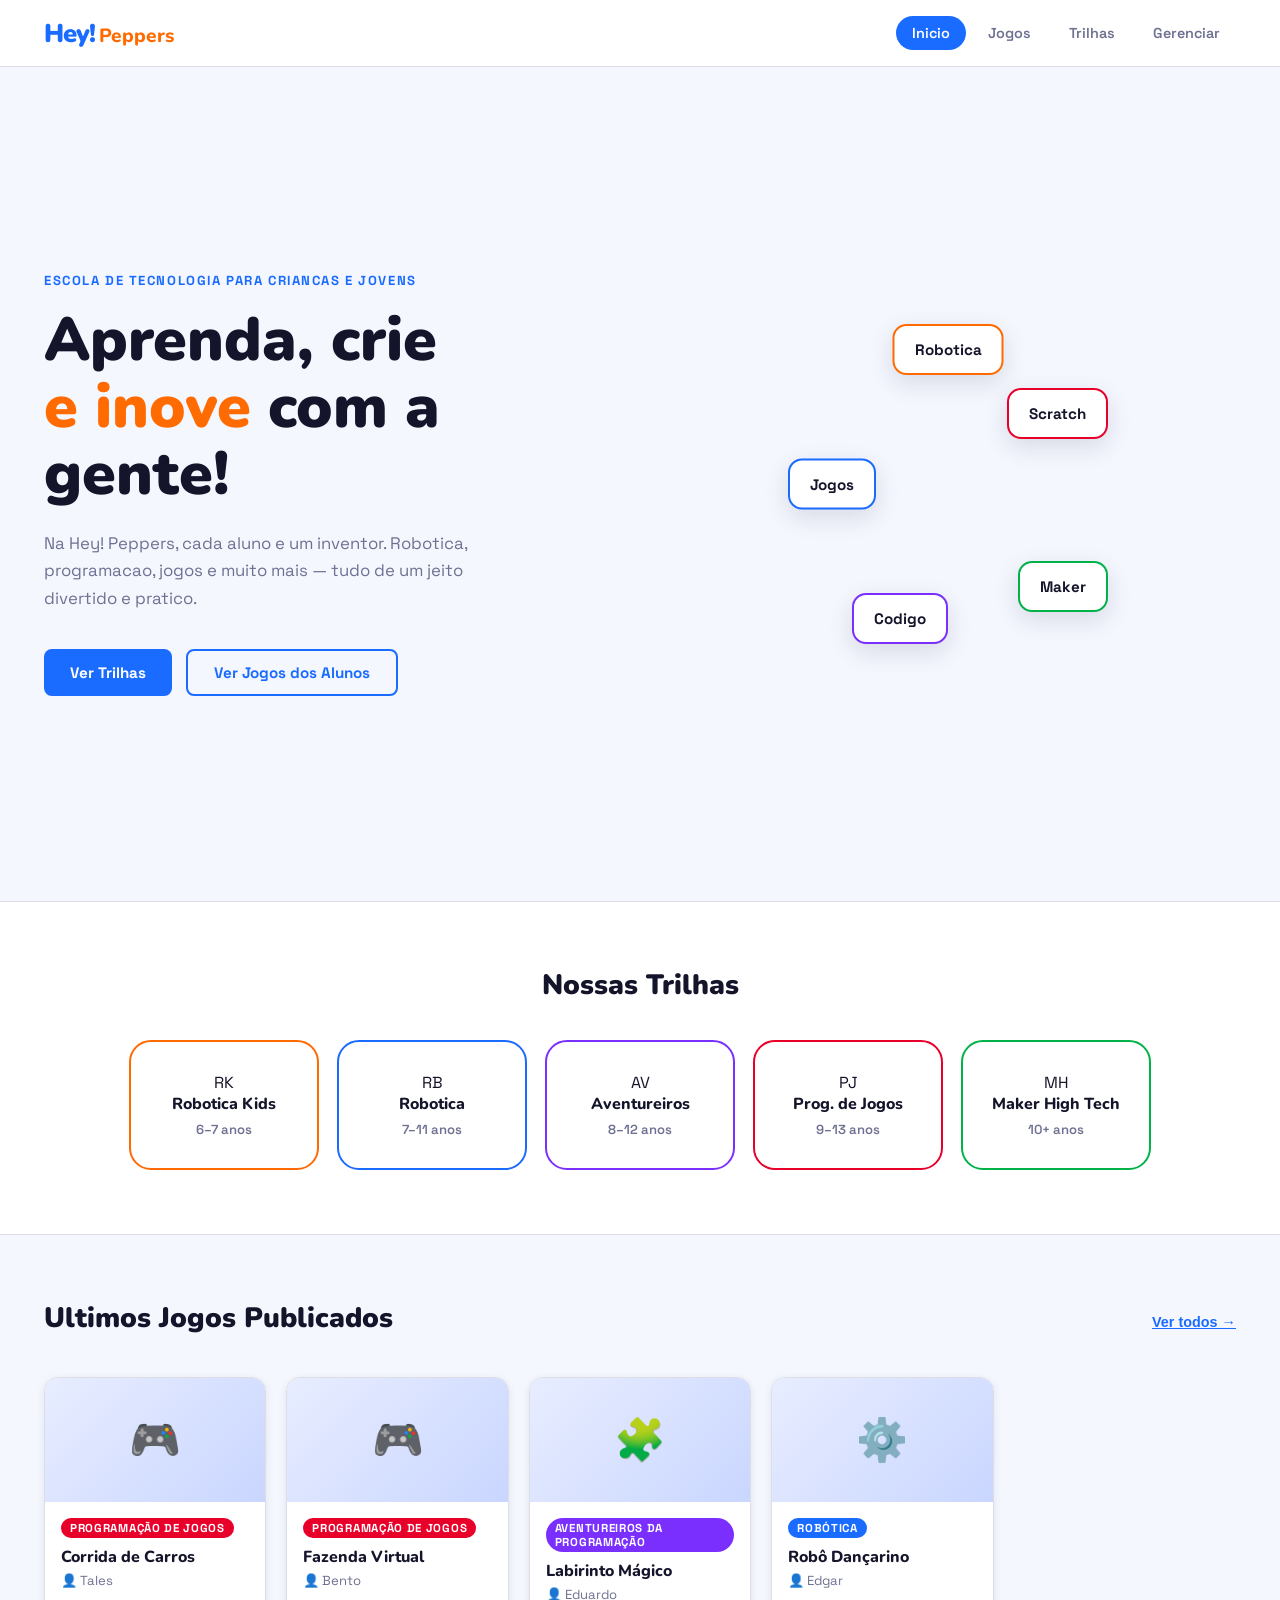
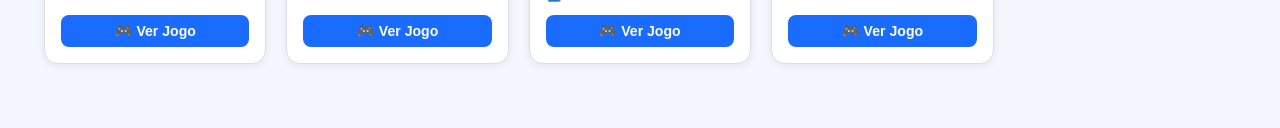
<file: index.html>
<!DOCTYPE html>
<html lang="pt-BR">
<head>
  <meta charset="UTF-8" />
  <meta name="viewport" content="width=device-width, initial-scale=1.0" />
  <title>Hey! Peppers – Trilha Tech</title>
  <link rel="preconnect" href="https://fonts.googleapis.com" />
  <link href="https://fonts.googleapis.com/css2?family=Nunito:wght@400;600;700;800;900&family=Space+Grotesk:wght@400;500;700&display=swap" rel="stylesheet" />
  <link rel="stylesheet" href="style.css" />
</head>
<body>

<!-- ===================== HEADER ===================== -->
<header class="site-header">
  <div class="header-inner">
    <div class="logo">
      <span class="logo-hey">Hey!</span>
      <span class="logo-peppers">Peppers</span>
    </div>
    <nav class="main-nav">
      <button class="nav-btn active" data-page="home">Inicio</button>
      <button class="nav-btn" data-page="jogos">Jogos</button>
      <button class="nav-btn" data-page="cursos">Trilhas</button>
      <button class="nav-btn" data-page="admin">Gerenciar</button>
    </nav>
    <button class="hamburger" id="hamburger" aria-label="Menu">
      <span></span><span></span><span></span>
    </button>
  </div>
</header>

<!-- ===================== HOME ===================== -->
<div id="page-home" class="page active">
  <section class="hero">
    <div class="hero-content">
      <p class="hero-eyebrow">Escola de Tecnologia para Criancas e Jovens</p>
      <h1 class="hero-title">Aprenda, crie<br /><span class="accent">e inove</span> com a gente!</h1>
      <p class="hero-sub">Na Hey! Peppers, cada aluno e um inventor. Robotica, programacao, jogos e muito mais — tudo de um jeito divertido e pratico.</p>
      <div class="hero-actions">
        <button class="btn-primary" onclick="goTo('cursos')">Ver Trilhas</button>
        <button class="btn-secondary" onclick="goTo('jogos')">Ver Jogos dos Alunos</button>
      </div>
    </div>
    <div class="hero-visual">
      <div class="floating-cards">
        <div class="float-card fc1">Robotica</div>
        <div class="float-card fc2">Jogos</div>
        <div class="float-card fc3">Maker</div>
        <div class="float-card fc4">Codigo</div>
        <div class="float-card fc5">Scratch</div>
      </div>
    </div>
  </section>

  <!-- TRILHAS BANNER -->
  <section class="trilhas-banner">
    <h2 class="section-title">Nossas Trilhas</h2>
    <div class="trilhas-grid">
      <div class="trilha-card" data-cor="laranja" onclick="goToCurso('robotica-kids')">
        <div class="trilha-sigla">RK</div>
        <h3>Robotica Kids</h3>
        <p>6–7 anos</p>
      </div>
      <div class="trilha-card" data-cor="azul" onclick="goToCurso('robotica')">
        <div class="trilha-sigla">RB</div>
        <h3>Robotica</h3>
        <p>7–11 anos</p>
      </div>
      <div class="trilha-card" data-cor="roxo" onclick="goToCurso('aventura')">
        <div class="trilha-sigla">AV</div>
        <h3>Aventureiros</h3>
        <p>8–12 anos</p>
      </div>
      <div class="trilha-card" data-cor="vermelho" onclick="goToCurso('programacao')">
        <div class="trilha-sigla">PJ</div>
        <h3>Prog. de Jogos</h3>
        <p>9–13 anos</p>
      </div>
      <div class="trilha-card" data-cor="verde" onclick="goToCurso('maker-high-tech')">
        <div class="trilha-sigla">MH</div>
        <h3>Maker High Tech</h3>
        <p>10+ anos</p>
      </div>
    </div>
  </section>

  <!-- DESTAQUE JOGOS HOME -->
  <section class="destaque-jogos">
    <div class="destaque-header">
      <h2 class="section-title">Ultimos Jogos Publicados</h2>
      <button class="btn-link" onclick="goTo('jogos')">Ver todos &rarr;</button>
    </div>
    <div class="jogos-grid" id="jogos-home-preview"></div>
  </section>
</div>

<!-- ===================== JOGOS ===================== -->
<div id="page-jogos" class="page">
  <div class="page-inner">
    <div class="page-head">
      <h2 class="page-title">Jogos dos Alunos</h2>
      <p class="page-sub">Confira as criacoes dos nossos alunos!</p>
      <div class="jogos-filters">
        <button class="filter-btn active" data-filter="all">Todos</button>
        <button class="filter-btn" data-filter="robotica-kids">Robotica Kids</button>
        <button class="filter-btn" data-filter="robotica">Robotica</button>
        <button class="filter-btn" data-filter="aventura">Aventureiros</button>
        <button class="filter-btn" data-filter="programacao">Prog. Jogos</button>
        <button class="filter-btn" data-filter="maker-high-tech">Maker</button>
      </div>
    </div>
    <div class="jogos-grid large" id="jogos-lista"></div>
    <div class="empty-state" id="jogos-empty" style="display:none">
      <p>Nenhum jogo encontrado nessa categoria ainda.</p>
    </div>
  </div>
</div>

<!-- ===================== CURSOS ===================== -->
<div id="page-cursos" class="page">
  <div class="page-inner">
    <div class="page-head">
      <h2 class="page-title">Trilhas Tecnologicas</h2>
      <p class="page-sub">Conheca nossos cursos e o que cada um oferece.</p>
    </div>

    <div id="curso-detalhe" class="curso-detalhe hidden">
      <button class="btn-back" onclick="voltarCursos()">&larr; Voltar as trilhas</button>
      <div id="curso-detalhe-conteudo"></div>
    </div>

    <div id="cursos-lista">
      <div class="cursos-grid" id="cursos-grid-lista"></div>
    </div>
  </div>
</div>

<!-- ===================== ADMIN ===================== -->
<div id="page-admin" class="page">
  <div class="page-inner">
    <div class="page-head">
      <h2 class="page-title">Painel de Gerenciamento</h2>
      <p class="page-sub">Adicione jogos, edite trilhas e gerencie o conteudo da plataforma.</p>
    </div>

    <div class="admin-tabs">
      <button class="admin-tab active" data-tab="add-jogo">Adicionar Jogo</button>
      <button class="admin-tab" data-tab="edit-cursos">Editar Trilhas</button>
      <button class="admin-tab" data-tab="lista-jogos">Gerenciar Jogos</button>
    </div>

    <!-- TAB: ADICIONAR JOGO -->
    <div class="admin-panel active" id="tab-add-jogo">
      <h3 class="admin-section-title">Novo Jogo</h3>
      <div class="form-grid">
        <div class="form-group">
          <label>Nome do Aluno *</label>
          <input type="text" id="jogo-aluno" placeholder="Ex: Pedro" />
        </div>
        <div class="form-group">
          <label>Titulo do Jogo *</label>
          <input type="text" id="jogo-titulo" placeholder="Ex: Aventura Espacial" />
        </div>
        <div class="form-group">
          <label>Trilha *</label>
          <select id="jogo-trilha">
            <option value="">Selecione...</option>
            <option value="robotica-kids">Robotica Kids</option>
            <option value="robotica">Robotica</option>
            <option value="aventura">Aventureiros da Programacao</option>
            <option value="programacao">Programacao de Jogos</option>
            <option value="maker-high-tech">Maker High Tech</option>
          </select>
        </div>
        <div class="form-group">
          <label>Link do Jogo (URL)</label>
          <input type="url" id="jogo-url" placeholder="https://scratch.mit.edu/..." />
        </div>
        <div class="form-group full">
          <label>Descricao</label>
          <textarea id="jogo-desc" rows="3" placeholder="Descreva brevemente o jogo..."></textarea>
        </div>
        <div class="form-group full">
          <label>Imagem de Capa</label>
          <div class="file-drop" id="jogo-img-drop">
            <input type="file" id="jogo-img" accept="image/*" hidden />
            <div class="file-drop-inner" onclick="document.getElementById('jogo-img').click()">
              <div class="file-icon-svg">
                <svg xmlns="http://www.w3.org/2000/svg" width="32" height="32" viewBox="0 0 24 24" fill="none" stroke="currentColor" stroke-width="1.5" stroke-linecap="round" stroke-linejoin="round"><rect x="3" y="3" width="18" height="18" rx="2"/><circle cx="8.5" cy="8.5" r="1.5"/><polyline points="21 15 16 10 5 21"/></svg>
              </div>
              <p>Clique para selecionar ou arraste uma imagem aqui</p>
              <small>PNG, JPG ou GIF — ate 5 MB</small>
            </div>
            <img id="jogo-img-preview" class="img-preview hidden" alt="Preview" />
          </div>
        </div>
      </div>
      <div class="form-actions">
        <button class="btn-primary" onclick="adicionarJogo()">Publicar Jogo</button>
        <button class="btn-ghost" onclick="limparFormJogo()">Limpar</button>
      </div>
      <div id="jogo-feedback" class="feedback hidden"></div>
    </div>

    <!-- TAB: EDITAR CURSOS -->
    <div class="admin-panel" id="tab-edit-cursos">
      <h3 class="admin-section-title">Editar Trilhas</h3>
      <p class="admin-hint">Selecione uma trilha para editar seu conteudo e imagem.</p>
      <div class="cursos-edit-list" id="cursos-edit-list"></div>
    </div>

    <!-- TAB: LISTA JOGOS -->
    <div class="admin-panel" id="tab-lista-jogos">
      <h3 class="admin-section-title">Jogos Cadastrados</h3>
      <div id="admin-jogos-lista" class="admin-jogos-table"></div>
    </div>
  </div>
</div>

<!-- ===================== MODAL JOGO ===================== -->
<div id="modal-jogo" class="modal hidden">
  <div class="modal-overlay" onclick="fecharModal()"></div>
  <div class="modal-box">
    <button class="modal-close" onclick="fecharModal()">&times;</button>
    <div id="modal-conteudo"></div>
  </div>
</div>

<!-- ===================== MODAL EDITAR CURSO ===================== -->
<div id="modal-curso" class="modal hidden">
  <div class="modal-overlay" onclick="fecharModalCurso()"></div>
  <div class="modal-box modal-curso-box">
    <button class="modal-close" onclick="fecharModalCurso()">&times;</button>
    <h3 id="modal-curso-titulo">Editar Trilha</h3>
    <div class="form-grid">
      <div class="form-group full">
        <label>Descricao Curta</label>
        <textarea id="modal-curso-desc" rows="3"></textarea>
      </div>
      <div class="form-group full">
        <label>Sobre a Trilha (texto completo)</label>
        <textarea id="modal-curso-sobre" rows="5"></textarea>
      </div>
      <div class="form-group full">
        <label>O que o aluno vai aprender</label>
        <textarea id="modal-curso-aprende" rows="4" placeholder="Uma habilidade por linha"></textarea>
      </div>
      <div class="form-group full">
        <label>Imagem de Capa da Trilha</label>
        <div class="file-drop" id="curso-img-drop">
          <input type="file" id="curso-img" accept="image/*" hidden />
          <div class="file-drop-inner" onclick="document.getElementById('curso-img').click()">
            <div class="file-icon-svg">
              <svg xmlns="http://www.w3.org/2000/svg" width="32" height="32" viewBox="0 0 24 24" fill="none" stroke="currentColor" stroke-width="1.5" stroke-linecap="round" stroke-linejoin="round"><rect x="3" y="3" width="18" height="18" rx="2"/><circle cx="8.5" cy="8.5" r="1.5"/><polyline points="21 15 16 10 5 21"/></svg>
            </div>
            <p>Clique para selecionar ou arraste uma imagem</p>
          </div>
          <img id="curso-img-preview" class="img-preview hidden" alt="Preview" />
        </div>
      </div>
    </div>
    <div class="form-actions">
      <button class="btn-primary" onclick="salvarCurso()">Salvar Trilha</button>
      <button class="btn-ghost" onclick="fecharModalCurso()">Cancelar</button>
    </div>
    <div id="curso-feedback" class="feedback hidden"></div>
  </div>
</div>

<!-- TOAST -->
<div id="toast" class="toast hidden"></div>

<script src="script.js"></script>
</body>
</html>
</file>
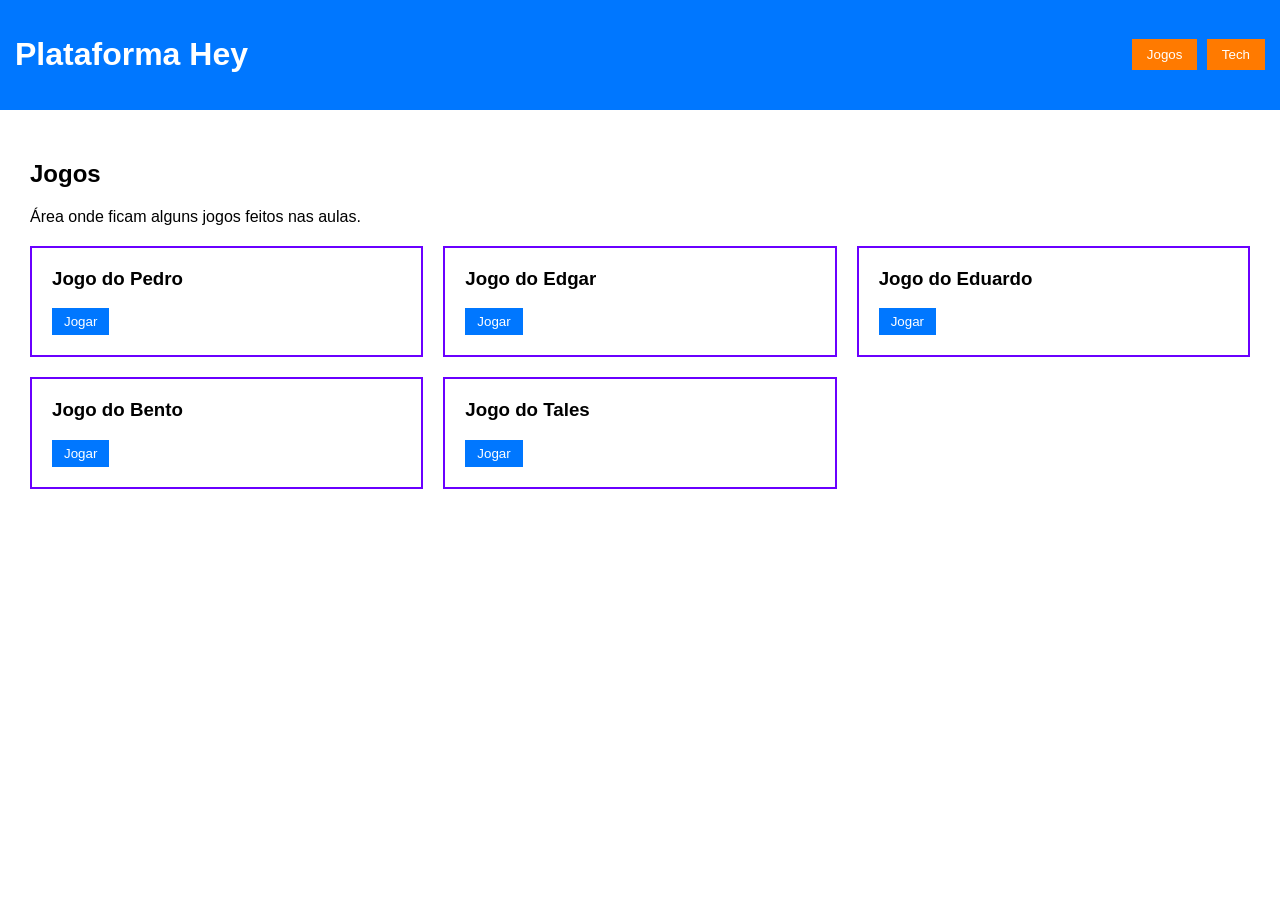
<file: hey-plataforma/index.html>
<!DOCTYPE html>
<html lang="pt-BR">

<head>
<meta charset="UTF-8">
<title>Plataforma Hey</title>
<link rel="stylesheet" href="style.css">
</head>

<body>

<header>

<h1>Plataforma Hey</h1>

<div class="menu">
<button onclick="mostrarPagina('jogos')">Jogos</button>
<button onclick="mostrarPagina('tech')">Tech</button>
</div>

</header>


<!-- AREA JOGOS -->

<div id="jogos" class="pagina">

<h2>Jogos</h2>

<p>Área onde ficam alguns jogos feitos nas aulas.</p>

<div class="catalogo">

<div class="jogo">
<h3>Jogo do Pedro</h3>
<button onclick="abrirJogo('Pedro')">Jogar</button>
</div>

<div class="jogo">
<h3>Jogo do Edgar</h3>
<button onclick="abrirJogo('Edgar')">Jogar</button>
</div>

<div class="jogo">
<h3>Jogo do Eduardo</h3>
<button onclick="abrirJogo('Eduardo')">Jogar</button>
</div>

<div class="jogo">
<h3>Jogo do Bento</h3>
<button onclick="abrirJogo('Bento')">Jogar</button>
</div>

<div class="jogo">
<h3>Jogo do Tales</h3>
<button onclick="abrirJogo('Tales')">Jogar</button>
</div>

</div>

</div>


<!-- AREA TECH -->

<div id="tech" class="pagina">

<h2>Tech</h2>

<p>Área com alguns cursos e projetos de tecnologia.</p>

<div class="curso">Robótica Kids</div>

<div class="curso">Aventureiros da Programação</div>

<div class="curso">GameMaker</div>

<div class="curso">Maker High Tech</div>

</div>


<script src="script.js"></script>

</body>
</html>
</file>
<file: style.css>
/* ============================================
   HEY! PEPPERS — TRILHA TECH
   style.css
   ============================================ */

/* ---- RESET & BASE ---- */
*, *::before, *::after { box-sizing: border-box; margin: 0; padding: 0; }

:root {
  --c-laranja:   #FF6B00;
  --c-azul:      #1A6BFF;
  --c-roxo:      #7B2FFF;
  --c-vermelho:  #E8002A;
  --c-verde:     #00B248;
  --c-bg:        #F5F7FF;
  --c-surface:   #FFFFFF;
  --c-text:      #14142B;
  --c-muted:     #6E7191;
  --c-border:    #DDDDE6;
  --shadow-sm:   0 2px 8px rgba(20,20,43,.08);
  --shadow-md:   0 8px 24px rgba(20,20,43,.13);
  --shadow-lg:   0 20px 48px rgba(20,20,43,.18);
  --radius:      14px;
  --radius-sm:   8px;
  --radius-lg:   22px;
  --transition:  .22s cubic-bezier(.4,0,.2,1);
}

html { scroll-behavior: smooth; }

body {
  font-family: 'Space Grotesk', sans-serif;
  background: var(--c-bg);
  color: var(--c-text);
  min-height: 100vh;
  overflow-x: hidden;
}

/* ============================================
   HEADER
   ============================================ */
.site-header {
  position: sticky;
  top: 0;
  z-index: 100;
  background: rgba(255,255,255,.92);
  backdrop-filter: blur(14px);
  border-bottom: 1.5px solid var(--c-border);
}

.header-inner {
  display: flex;
  align-items: center;
  justify-content: space-between;
  max-width: 1240px;
  margin: 0 auto;
  padding: 0 24px;
  height: 66px;
  gap: 20px;
}

.logo {
  display: flex;
  align-items: baseline;
  gap: 4px;
  text-decoration: none;
  flex-shrink: 0;
}
.logo-hey {
  font-family: 'Nunito', sans-serif;
  font-weight: 900;
  font-size: 1.6rem;
  color: var(--c-azul);
  letter-spacing: -1px;
}
.logo-peppers {
  font-family: 'Nunito', sans-serif;
  font-weight: 800;
  font-size: 1.2rem;
  color: var(--c-laranja);
}

.main-nav {
  display: flex;
  gap: 6px;
}

.nav-btn {
  background: none;
  border: none;
  cursor: pointer;
  padding: 8px 16px;
  border-radius: 50px;
  font-family: 'Space Grotesk', sans-serif;
  font-size: .9rem;
  font-weight: 600;
  color: var(--c-muted);
  transition: var(--transition);
}
.nav-btn:hover,
.nav-btn.active {
  background: var(--c-azul);
  color: #fff;
}

.hamburger {
  display: none;
  flex-direction: column;
  gap: 5px;
  background: none;
  border: none;
  cursor: pointer;
  padding: 6px;
}
.hamburger span {
  display: block;
  width: 24px;
  height: 2.5px;
  background: var(--c-text);
  border-radius: 2px;
  transition: var(--transition);
}

/* ============================================
   PAGES
   ============================================ */
.page { display: none; }
.page.active { display: block; }

.page-inner {
  max-width: 1240px;
  margin: 0 auto;
  padding: 48px 24px;
}

.page-head { margin-bottom: 40px; }
.page-title {
  font-family: 'Nunito', sans-serif;
  font-size: 2rem;
  font-weight: 900;
  margin-bottom: 8px;
}
.page-sub { color: var(--c-muted); font-size: 1rem; }

/* ============================================
   HERO
   ============================================ */
.hero {
  min-height: calc(100vh - 66px);
  display: grid;
  grid-template-columns: 1fr 1fr;
  align-items: center;
  gap: 40px;
  max-width: 1240px;
  margin: 0 auto;
  padding: 60px 24px;
}

.hero-eyebrow {
  font-size: .82rem;
  font-weight: 700;
  text-transform: uppercase;
  letter-spacing: .12em;
  color: var(--c-azul);
  margin-bottom: 18px;
}
.hero-title {
  font-family: 'Nunito', sans-serif;
  font-size: clamp(2.4rem, 5vw, 3.8rem);
  font-weight: 900;
  line-height: 1.1;
  margin-bottom: 22px;
  color: var(--c-text);
}
.hero-title .accent { color: var(--c-laranja); }

.hero-sub {
  font-size: 1.05rem;
  color: var(--c-muted);
  line-height: 1.65;
  max-width: 480px;
  margin-bottom: 36px;
}

.hero-actions { display: flex; gap: 14px; flex-wrap: wrap; }

/* ---- Floating Cards ---- */
.hero-visual {
  display: flex;
  align-items: center;
  justify-content: center;
  position: relative;
  height: 420px;
}

.floating-cards {
  position: relative;
  width: 320px;
  height: 320px;
}

.float-card {
  position: absolute;
  background: var(--c-surface);
  border-radius: var(--radius);
  padding: 14px 20px;
  font-weight: 700;
  font-size: .95rem;
  box-shadow: var(--shadow-md);
  border: 2px solid var(--c-border);
  white-space: nowrap;
  animation: floaty 3s ease-in-out infinite;
}
.fc1 { top: 0; left: 50%; transform: translateX(-50%); border-color: var(--c-laranja); animation-delay: 0s; }
.fc2 { top: 50%; left: 0; transform: translateY(-50%); border-color: var(--c-azul); animation-delay: .4s; }
.fc3 { bottom: 10%; right: 0; border-color: var(--c-verde); animation-delay: .8s; }
.fc4 { bottom: 0; left: 20%; border-color: var(--c-roxo); animation-delay: 1.2s; }
.fc5 { top: 20%; right: 0; border-color: var(--c-vermelho); animation-delay: 1.6s; }

@keyframes floaty {
  0%, 100% { transform: translateY(0px); }
  50% { transform: translateY(-10px); }
}
.fc1 { animation: floaty1 3.2s ease-in-out infinite; }
@keyframes floaty1 {
  0%,100% { top:0; left:50%; transform:translateX(-50%) translateY(0); }
  50%      { top:0; left:50%; transform:translateX(-50%) translateY(-10px); }
}

/* ============================================
   SECTION TITLES
   ============================================ */
.section-title {
  font-family: 'Nunito', sans-serif;
  font-size: 1.75rem;
  font-weight: 900;
  margin-bottom: 8px;
}

/* ============================================
   TRILHAS BANNER
   ============================================ */
.trilhas-banner {
  background: var(--c-surface);
  padding: 64px 24px;
  border-top: 1.5px solid var(--c-border);
  border-bottom: 1.5px solid var(--c-border);
  text-align: center;
}
.trilhas-banner .section-title { margin-bottom: 36px; }

.trilhas-grid {
  display: flex;
  gap: 18px;
  justify-content: center;
  flex-wrap: wrap;
  max-width: 1240px;
  margin: 0 auto;
}

.trilha-card {
  background: var(--c-surface);
  border: 2.5px solid var(--c-border);
  border-radius: var(--radius-lg);
  padding: 30px 24px;
  width: 190px;
  cursor: pointer;
  transition: var(--transition);
  text-align: center;
  position: relative;
  overflow: hidden;
}
.trilha-card::before {
  content: '';
  position: absolute;
  inset: 0;
  opacity: 0;
  transition: var(--transition);
}
.trilha-card:hover {
  transform: translateY(-6px);
  box-shadow: var(--shadow-lg);
}
.trilha-card:hover::before { opacity: .07; }

.trilha-card[data-cor="laranja"]  { border-color: var(--c-laranja); }
.trilha-card[data-cor="laranja"]::before { background: var(--c-laranja); }
.trilha-card[data-cor="azul"]     { border-color: var(--c-azul); }
.trilha-card[data-cor="azul"]::before   { background: var(--c-azul); }
.trilha-card[data-cor="roxo"]     { border-color: var(--c-roxo); }
.trilha-card[data-cor="roxo"]::before   { background: var(--c-roxo); }
.trilha-card[data-cor="vermelho"] { border-color: var(--c-vermelho); }
.trilha-card[data-cor="vermelho"]::before { background: var(--c-vermelho); }
.trilha-card[data-cor="verde"]    { border-color: var(--c-verde); }
.trilha-card[data-cor="verde"]::before  { background: var(--c-verde); }

.trilha-icon { font-size: 2.4rem; margin-bottom: 12px; }
.trilha-card h3 { font-family: 'Nunito', sans-serif; font-weight: 800; font-size: 1rem; margin-bottom: 6px; }
.trilha-card p  { font-size: .82rem; color: var(--c-muted); font-weight: 600; }

/* ============================================
   DESTAQUE JOGOS (HOME)
   ============================================ */
.destaque-jogos {
  max-width: 1240px;
  margin: 0 auto;
  padding: 64px 24px;
}
.destaque-header {
  display: flex;
  justify-content: space-between;
  align-items: center;
  margin-bottom: 32px;
  flex-wrap: wrap;
  gap: 12px;
}

/* ============================================
   JOGOS GRID
   ============================================ */
.jogos-grid {
  display: grid;
  grid-template-columns: repeat(auto-fill, minmax(220px, 1fr));
  gap: 20px;
}
.jogos-grid.large {
  grid-template-columns: repeat(auto-fill, minmax(260px, 1fr));
}

.jogo-card {
  background: var(--c-surface);
  border-radius: var(--radius);
  overflow: hidden;
  box-shadow: var(--shadow-sm);
  border: 1.5px solid var(--c-border);
  cursor: pointer;
  transition: var(--transition);
  display: flex;
  flex-direction: column;
}
.jogo-card:hover {
  transform: translateY(-5px);
  box-shadow: var(--shadow-md);
  border-color: var(--c-azul);
}

.jogo-thumb {
  width: 100%;
  aspect-ratio: 16/9;
  object-fit: cover;
  background: linear-gradient(135deg, #e8edff 0%, #c9d6ff 100%);
  display: flex;
  align-items: center;
  justify-content: center;
  font-size: 2.6rem;
}
.jogo-thumb img {
  width: 100%;
  height: 100%;
  object-fit: cover;
}
.jogo-thumb-placeholder {
  width: 100%;
  aspect-ratio: 16/9;
  background: linear-gradient(135deg, #e8edff 0%, #c9d6ff 100%);
  display: flex;
  align-items: center;
  justify-content: center;
  font-size: 2.6rem;
}

.jogo-info { padding: 16px; flex: 1; display: flex; flex-direction: column; }
.jogo-trilha-tag {
  display: inline-block;
  font-size: .72rem;
  font-weight: 700;
  text-transform: uppercase;
  letter-spacing: .06em;
  padding: 3px 9px;
  border-radius: 50px;
  background: var(--c-azul);
  color: #fff;
  margin-bottom: 8px;
  width: fit-content;
}
.jogo-nome { font-family: 'Nunito', sans-serif; font-weight: 800; font-size: 1rem; margin-bottom: 4px; }
.jogo-aluno { font-size: .82rem; color: var(--c-muted); margin-bottom: 12px; flex: 1; }
.jogo-card .btn-play {
  background: var(--c-azul);
  color: #fff;
  border: none;
  padding: 8px 14px;
  border-radius: var(--radius-sm);
  font-weight: 700;
  cursor: pointer;
  font-size: .88rem;
  transition: var(--transition);
  width: 100%;
}
.jogo-card .btn-play:hover { background: #0054cc; }

/* ============================================
   FILTROS
   ============================================ */
.jogos-filters {
  display: flex;
  flex-wrap: wrap;
  gap: 8px;
  margin-top: 20px;
}
.filter-btn {
  background: var(--c-surface);
  border: 1.5px solid var(--c-border);
  padding: 7px 16px;
  border-radius: 50px;
  font-size: .85rem;
  font-weight: 600;
  cursor: pointer;
  transition: var(--transition);
  color: var(--c-muted);
}
.filter-btn:hover,
.filter-btn.active {
  background: var(--c-azul);
  border-color: var(--c-azul);
  color: #fff;
}

/* ============================================
   CURSOS GRID
   ============================================ */
.cursos-grid {
  display: grid;
  grid-template-columns: repeat(auto-fill, minmax(280px, 1fr));
  gap: 24px;
}

.curso-card {
  background: var(--c-surface);
  border-radius: var(--radius-lg);
  overflow: hidden;
  border: 2px solid var(--c-border);
  transition: var(--transition);
  cursor: pointer;
  box-shadow: var(--shadow-sm);
}
.curso-card:hover { transform: translateY(-6px); box-shadow: var(--shadow-md); }

.curso-banner {
  height: 160px;
  display: flex;
  align-items: center;
  justify-content: center;
  font-size: 3.5rem;
  position: relative;
  overflow: hidden;
}
.curso-banner img {
  position: absolute;
  inset: 0;
  width: 100%;
  height: 100%;
  object-fit: cover;
}
.curso-banner-emoji {
  position: relative;
  z-index: 1;
  font-size: 3.5rem;
}

.curso-body { padding: 20px; }
.curso-faixa {
  font-size: .75rem;
  font-weight: 700;
  text-transform: uppercase;
  color: var(--c-muted);
  letter-spacing: .08em;
  margin-bottom: 6px;
}
.curso-nome {
  font-family: 'Nunito', sans-serif;
  font-size: 1.2rem;
  font-weight: 900;
  margin-bottom: 8px;
}
.curso-desc { font-size: .88rem; color: var(--c-muted); line-height: 1.55; margin-bottom: 16px; }
.btn-curso { width: 100%; padding: 10px; border-radius: var(--radius-sm); border: none; font-weight: 700; cursor: pointer; font-size: .9rem; transition: var(--transition); }

/* ---- Detalhe Curso ---- */
.curso-detalhe { animation: fadeUp .3s; }
.curso-detalhe.hidden { display: none; }

.curso-detalhe-hero {
  border-radius: var(--radius-lg);
  overflow: hidden;
  margin-bottom: 32px;
  position: relative;
  height: 280px;
  display: flex;
  align-items: flex-end;
}
.curso-detalhe-hero img {
  position: absolute;
  inset: 0; width: 100%; height: 100%;
  object-fit: cover;
}
.curso-detalhe-hero-bg {
  position: absolute; inset: 0;
  display: flex; align-items: center; justify-content: center;
  font-size: 5rem;
}
.curso-detalhe-hero-overlay {
  position: relative;
  z-index: 1;
  background: linear-gradient(to top, rgba(0,0,0,.75) 0%, transparent 100%);
  width: 100%; padding: 24px;
  color: #fff;
}
.curso-detalhe-hero-overlay h2 {
  font-family: 'Nunito', sans-serif;
  font-size: 2rem; font-weight: 900; margin-bottom: 4px;
}
.curso-detalhe-hero-overlay p { font-size: .9rem; opacity: .8; }

.curso-detalhe-body { display: grid; grid-template-columns: 1fr 1fr; gap: 32px; margin-top: 32px; }
.detalhe-sobre h3, .detalhe-aprende h3 {
  font-family: 'Nunito', sans-serif;
  font-size: 1.15rem;
  font-weight: 800;
  margin-bottom: 12px;
  border-left: 4px solid var(--c-azul);
  padding-left: 12px;
}
.detalhe-sobre p { color: var(--c-muted); line-height: 1.7; font-size: .95rem; }
.detalhe-aprende ul { list-style: none; display: flex; flex-direction: column; gap: 8px; }
.detalhe-aprende ul li {
  display: flex; align-items: flex-start; gap: 8px;
  font-size: .9rem; color: var(--c-muted); line-height: 1.5;
}
.detalhe-aprende ul li::before { content: '✅'; flex-shrink: 0; }

.curso-detalhe-jogos { margin-top: 40px; }
.curso-detalhe-jogos h3 {
  font-family: 'Nunito', sans-serif;
  font-size: 1.15rem;
  font-weight: 800;
  margin-bottom: 20px;
}

/* ============================================
   ADMIN
   ============================================ */
.admin-tabs {
  display: flex;
  gap: 8px;
  flex-wrap: wrap;
  margin-bottom: 32px;
  border-bottom: 2px solid var(--c-border);
  padding-bottom: 0;
}
.admin-tab {
  background: none;
  border: none;
  cursor: pointer;
  padding: 12px 20px;
  font-family: 'Space Grotesk', sans-serif;
  font-weight: 700;
  font-size: .9rem;
  color: var(--c-muted);
  border-bottom: 3px solid transparent;
  margin-bottom: -2px;
  transition: var(--transition);
}
.admin-tab:hover { color: var(--c-azul); }
.admin-tab.active { color: var(--c-azul); border-bottom-color: var(--c-azul); }

.admin-panel { display: none; }
.admin-panel.active { display: block; }

.admin-section-title {
  font-family: 'Nunito', sans-serif;
  font-size: 1.25rem;
  font-weight: 800;
  margin-bottom: 8px;
}
.admin-hint { color: var(--c-muted); font-size: .9rem; margin-bottom: 24px; }

/* ---- Form ---- */
.form-grid {
  display: grid;
  grid-template-columns: 1fr 1fr;
  gap: 20px;
}
.form-group { display: flex; flex-direction: column; gap: 7px; }
.form-group.full { grid-column: 1 / -1; }
.form-group label { font-size: .85rem; font-weight: 700; color: var(--c-text); }
.form-group input,
.form-group select,
.form-group textarea {
  padding: 11px 14px;
  border: 1.5px solid var(--c-border);
  border-radius: var(--radius-sm);
  font-family: 'Space Grotesk', sans-serif;
  font-size: .92rem;
  color: var(--c-text);
  background: var(--c-surface);
  transition: var(--transition);
  resize: vertical;
}
.form-group input:focus,
.form-group select:focus,
.form-group textarea:focus {
  outline: none;
  border-color: var(--c-azul);
  box-shadow: 0 0 0 3px rgba(26,107,255,.13);
}

.form-actions {
  display: flex;
  gap: 12px;
  margin-top: 28px;
  flex-wrap: wrap;
}

/* ---- File Drop ---- */
.file-drop {
  border: 2px dashed var(--c-border);
  border-radius: var(--radius);
  background: var(--c-bg);
  transition: var(--transition);
}
.file-drop:hover { border-color: var(--c-azul); background: #f0f5ff; }
.file-drop-inner {
  display: flex;
  flex-direction: column;
  align-items: center;
  justify-content: center;
  padding: 32px 20px;
  cursor: pointer;
  text-align: center;
  gap: 8px;
}
.file-icon { font-size: 2rem; }
.file-drop-inner p { font-size: .88rem; font-weight: 600; color: var(--c-muted); }
.file-drop-inner small { font-size: .78rem; color: var(--c-border); }

.img-preview {
  width: 100%;
  max-height: 200px;
  object-fit: cover;
  border-radius: 0 0 var(--radius) var(--radius);
  display: block;
}
.img-preview.hidden { display: none; }

/* ---- Cursos Edit List ---- */
.cursos-edit-list {
  display: grid;
  grid-template-columns: repeat(auto-fill, minmax(220px, 1fr));
  gap: 16px;
}
.curso-edit-item {
  background: var(--c-surface);
  border: 1.5px solid var(--c-border);
  border-radius: var(--radius);
  padding: 20px;
  display: flex;
  flex-direction: column;
  align-items: center;
  gap: 12px;
  text-align: center;
}
.curso-edit-item span { font-size: 2rem; }
.curso-edit-item h4 { font-family: 'Nunito', sans-serif; font-weight: 800; font-size: .95rem; }
.btn-edit {
  background: var(--c-bg);
  border: 1.5px solid var(--c-border);
  padding: 8px 16px;
  border-radius: var(--radius-sm);
  font-weight: 700;
  cursor: pointer;
  font-size: .82rem;
  transition: var(--transition);
  width: 100%;
}
.btn-edit:hover { background: var(--c-azul); color: #fff; border-color: var(--c-azul); }

/* ---- Admin Jogos Table ---- */
.admin-jogos-table { display: flex; flex-direction: column; gap: 10px; }
.admin-jogo-row {
  display: flex;
  align-items: center;
  gap: 14px;
  background: var(--c-surface);
  border: 1.5px solid var(--c-border);
  border-radius: var(--radius-sm);
  padding: 12px 16px;
}
.admin-jogo-thumb {
  width: 60px;
  height: 44px;
  border-radius: 6px;
  object-fit: cover;
  background: linear-gradient(135deg, #e8edff, #c9d6ff);
  display: flex;
  align-items: center;
  justify-content: center;
  font-size: 1.4rem;
  flex-shrink: 0;
  overflow: hidden;
}
.admin-jogo-thumb img { width: 100%; height: 100%; object-fit: cover; }
.admin-jogo-info { flex: 1; }
.admin-jogo-info strong { font-size: .92rem; font-weight: 700; }
.admin-jogo-info span { display: block; font-size: .78rem; color: var(--c-muted); margin-top: 2px; }
.admin-jogo-actions { display: flex; gap: 8px; }
.btn-delete {
  background: #fff0f0;
  border: 1.5px solid #ffcece;
  color: var(--c-vermelho);
  padding: 6px 12px;
  border-radius: var(--radius-sm);
  cursor: pointer;
  font-size: .8rem;
  font-weight: 700;
  transition: var(--transition);
}
.btn-delete:hover { background: var(--c-vermelho); color: #fff; border-color: var(--c-vermelho); }

/* ============================================
   BUTTONS
   ============================================ */
.btn-primary {
  background: var(--c-azul);
  color: #fff;
  border: none;
  padding: 12px 26px;
  border-radius: var(--radius-sm);
  font-family: 'Space Grotesk', sans-serif;
  font-weight: 700;
  font-size: .95rem;
  cursor: pointer;
  transition: var(--transition);
}
.btn-primary:hover { background: #0054cc; transform: translateY(-2px); }

.btn-secondary {
  background: transparent;
  color: var(--c-azul);
  border: 2px solid var(--c-azul);
  padding: 12px 26px;
  border-radius: var(--radius-sm);
  font-family: 'Space Grotesk', sans-serif;
  font-weight: 700;
  font-size: .95rem;
  cursor: pointer;
  transition: var(--transition);
}
.btn-secondary:hover { background: var(--c-azul); color: #fff; }

.btn-ghost {
  background: transparent;
  color: var(--c-muted);
  border: 1.5px solid var(--c-border);
  padding: 12px 26px;
  border-radius: var(--radius-sm);
  font-family: 'Space Grotesk', sans-serif;
  font-weight: 700;
  font-size: .95rem;
  cursor: pointer;
  transition: var(--transition);
}
.btn-ghost:hover { border-color: var(--c-azul); color: var(--c-azul); }

.btn-link {
  background: none;
  border: none;
  color: var(--c-azul);
  font-weight: 700;
  font-size: .9rem;
  cursor: pointer;
  text-decoration: underline;
  transition: var(--transition);
}
.btn-link:hover { color: #0054cc; }

.btn-back {
  background: none;
  border: none;
  color: var(--c-azul);
  font-weight: 700;
  font-size: .9rem;
  cursor: pointer;
  margin-bottom: 24px;
  padding: 0;
  display: flex;
  align-items: center;
  gap: 6px;
  transition: var(--transition);
}
.btn-back:hover { gap: 10px; }

/* ============================================
   MODAIS
   ============================================ */
.modal { position: fixed; inset: 0; z-index: 999; display: flex; align-items: center; justify-content: center; }
.modal.hidden { display: none; }

.modal-overlay {
  position: absolute; inset: 0;
  background: rgba(0,0,0,.55);
  backdrop-filter: blur(4px);
}

.modal-box {
  position: relative;
  z-index: 1;
  background: var(--c-surface);
  border-radius: var(--radius-lg);
  padding: 32px;
  max-width: 680px;
  width: 90%;
  max-height: 90vh;
  overflow-y: auto;
  box-shadow: var(--shadow-lg);
  animation: fadeUp .3s;
}

.modal-curso-box { max-width: 560px; }

.modal-close {
  position: absolute;
  top: 16px; right: 16px;
  background: var(--c-bg);
  border: none;
  width: 34px; height: 34px;
  border-radius: 50%;
  cursor: pointer;
  font-size: 1rem;
  display: flex;
  align-items: center;
  justify-content: center;
  transition: var(--transition);
  color: var(--c-muted);
}
.modal-close:hover { background: var(--c-vermelho); color: #fff; }

#modal-curso-titulo {
  font-family: 'Nunito', sans-serif;
  font-size: 1.3rem;
  font-weight: 800;
  margin-bottom: 20px;
}

/* ---- Jogo Modal Content ---- */
.modal-jogo-img {
  width: 100%; height: 240px;
  border-radius: var(--radius);
  object-fit: cover;
  background: linear-gradient(135deg, #e8edff, #c9d6ff);
  display: flex;
  align-items: center;
  justify-content: center;
  font-size: 4rem;
  margin-bottom: 20px;
  overflow: hidden;
}
.modal-jogo-img img { width: 100%; height: 100%; object-fit: cover; }
.modal-jogo-img-placeholder {
  width: 100%; height: 240px;
  border-radius: var(--radius);
  background: linear-gradient(135deg, #e8edff, #c9d6ff);
  display: flex; align-items: center; justify-content: center;
  font-size: 4rem; margin-bottom: 20px;
}
.modal-jogo-info h3 { font-family: 'Nunito', sans-serif; font-size: 1.5rem; font-weight: 900; margin-bottom: 6px; }
.modal-jogo-info p { color: var(--c-muted); font-size: .92rem; line-height: 1.6; margin-bottom: 20px; }
.modal-jogo-actions { display: flex; gap: 12px; flex-wrap: wrap; }

/* ============================================
   EMPTY STATE
   ============================================ */
.empty-state {
  text-align: center;
  padding: 60px 20px;
  color: var(--c-muted);
}
.empty-state span { font-size: 3rem; display: block; margin-bottom: 12px; }
.empty-state p { font-size: .95rem; }

/* ============================================
   FEEDBACK / TOAST
   ============================================ */
.feedback {
  margin-top: 16px;
  padding: 12px 16px;
  border-radius: var(--radius-sm);
  font-size: .88rem;
  font-weight: 600;
}
.feedback.hidden { display: none; }
.feedback.success { background: #e6ffee; color: #006621; border: 1.5px solid #a8f0bb; }
.feedback.error { background: #fff0f0; color: #c00; border: 1.5px solid #ffcece; }

.toast {
  position: fixed;
  bottom: 24px;
  right: 24px;
  z-index: 9999;
  background: #14142b;
  color: #fff;
  padding: 14px 22px;
  border-radius: var(--radius);
  font-weight: 600;
  font-size: .9rem;
  box-shadow: var(--shadow-lg);
  animation: slideIn .3s;
}
.toast.hidden { display: none; }

@keyframes slideIn {
  from { transform: translateY(20px); opacity: 0; }
  to   { transform: translateY(0); opacity: 1; }
}

@keyframes fadeUp {
  from { transform: translateY(16px); opacity: 0; }
  to   { transform: translateY(0); opacity: 1; }
}

/* ============================================
   RESPONSIVE
   ============================================ */
@media (max-width: 900px) {
  .hero {
    grid-template-columns: 1fr;
    text-align: center;
    padding: 40px 24px;
    min-height: auto;
  }
  .hero-visual { display: none; }
  .hero-actions { justify-content: center; }
  .hero-sub { margin: 0 auto 32px; }
  .curso-detalhe-body { grid-template-columns: 1fr; }
}

@media (max-width: 640px) {
  .main-nav { display: none; flex-direction: column; position: absolute; top: 66px; left: 0; right: 0; background: var(--c-surface); border-bottom: 1.5px solid var(--c-border); padding: 12px; gap: 4px; z-index: 99; }
  .main-nav.open { display: flex; }
  .nav-btn { text-align: left; border-radius: var(--radius-sm); }
  .hamburger { display: flex; }
  .form-grid { grid-template-columns: 1fr; }
  .form-group.full { grid-column: 1; }
  .trilha-card { width: 140px; }
  .header-inner { position: relative; }
  .modal-box { padding: 24px 16px; }
}
</file>
<file: hey-plataforma/style.css>
body{

font-family: Arial, Helvetica, sans-serif;
margin:0;
background:white;

}

header{

background:#0077ff;
color:white;

padding:15px;

display:flex;
justify-content:space-between;
align-items:center;

}

.menu button{

background:#ff7a00;
border:none;

padding:8px 15px;
margin-left:5px;

cursor:pointer;
color:white;

}

.pagina{

padding:30px;

}

.catalogo{

display:grid;

grid-template-columns:repeat(3,1fr);

gap:20px;

margin-top:20px;

}

.jogo{

border:2px solid #6a00ff;

padding:20px;

}

.jogo h3{

margin-top:0;

}

.jogo button{

background:#0077ff;
border:none;

color:white;

padding:6px 12px;

cursor:pointer;

}

.curso{

border:2px solid #6a00ff;

padding:20px;
margin-top:15px;

}
</file>
